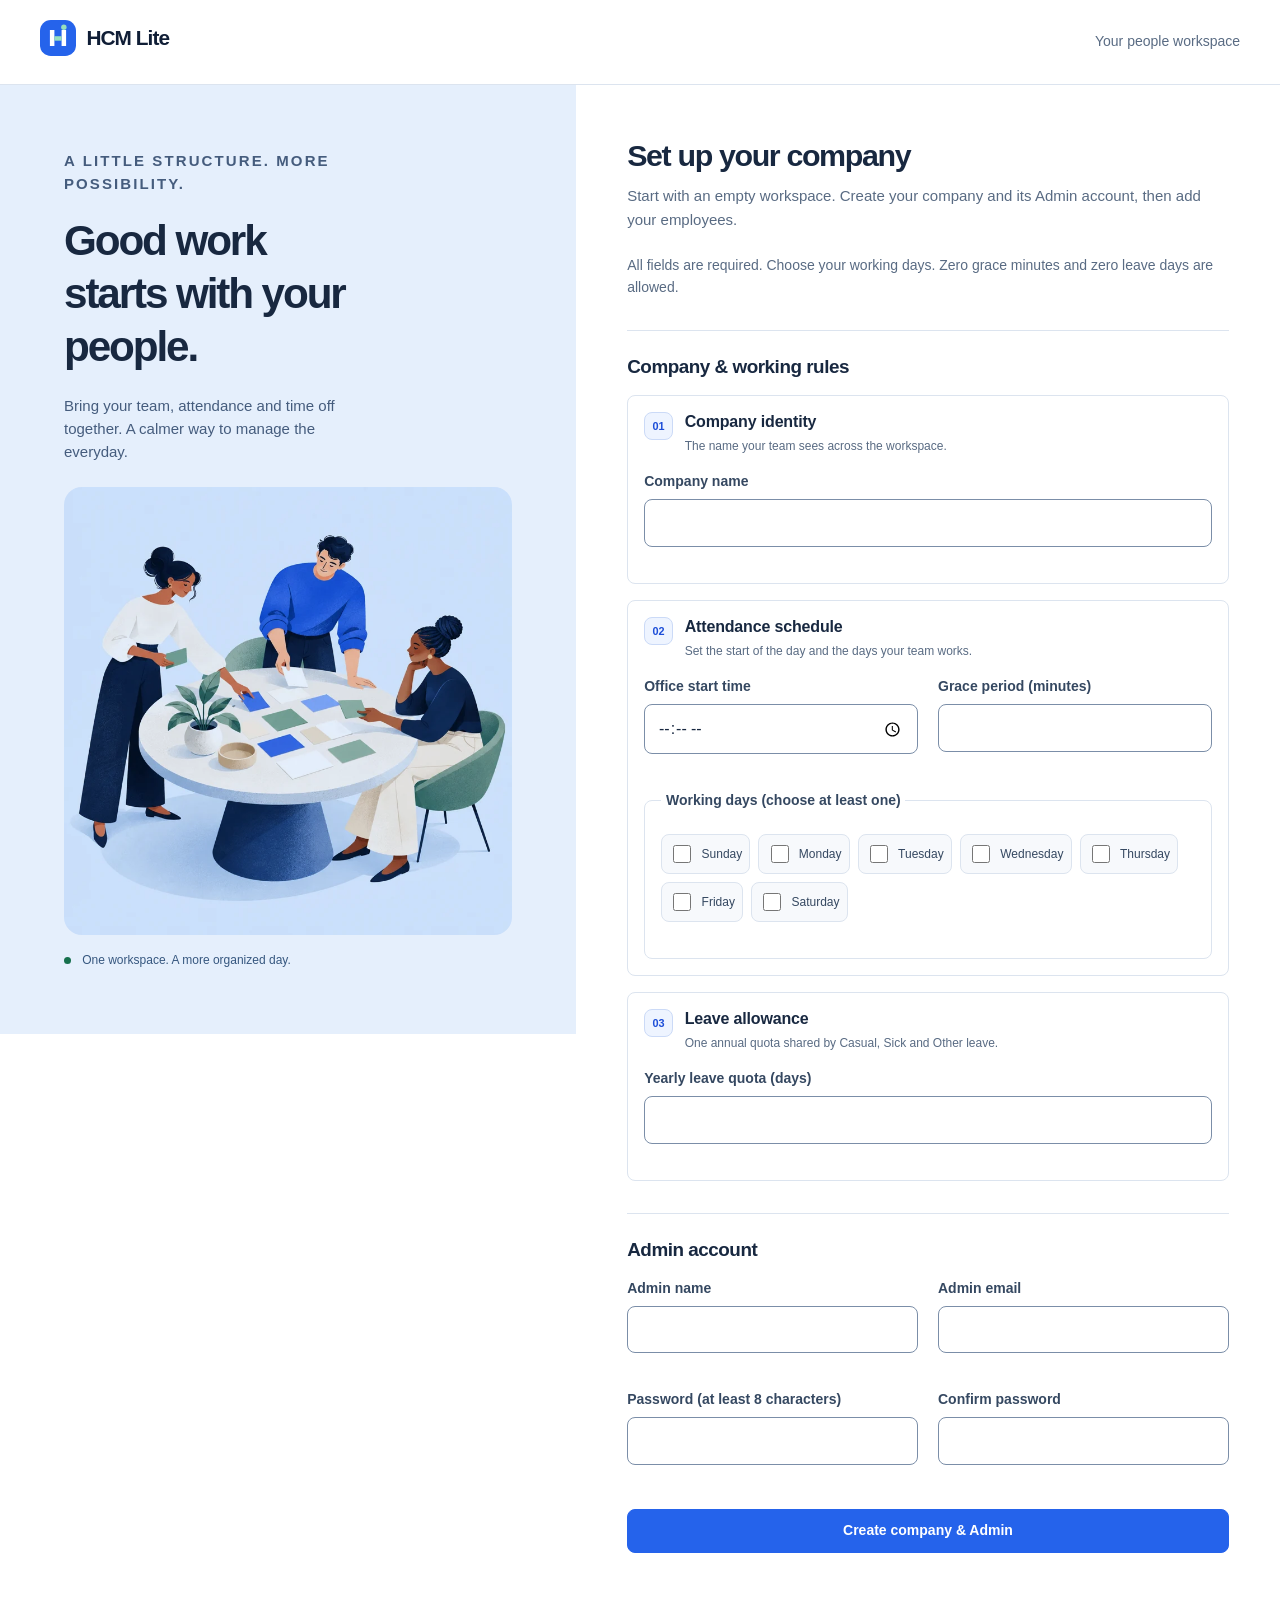
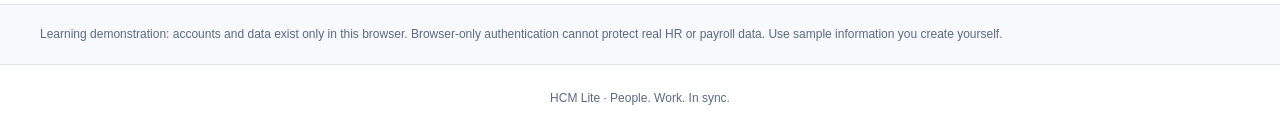
<file: index.html>
<!doctype html>
<html lang="en">
<head>
  <meta charset="utf-8"><meta name="viewport" content="width=device-width, initial-scale=1">
  <link rel="icon" type="image/svg+xml" href="assets/favicon.svg"><meta name="theme-color" content="#101e36"><title>Welcome · HCM Lite</title><link rel="stylesheet" href="css/style.css">
  <script defer src="js/storage.js"></script><script defer src="js/attendance.js"></script><script defer src="js/leaves.js"></script><script defer src="js/payroll.js"></script><script defer src="js/announcements.js"></script><script defer src="js/helper.js"></script><script defer src="js/hcm.js"></script><script defer src="js/ui.js"></script><script defer src="js/pages.js"></script>
</head>
<body data-page="index">
  <a class="skip" href="#main">Skip to content</a><header id="header"></header>
  <main id="main"><div id="fatal" class="notice error" role="alert" hidden></div><div id="content"></div></main>
  <noscript><p class="notice error">JavaScript is required for this browser-only learning app.</p></noscript>
  <footer>HCM Lite · People. Work. In sync.</footer>
</body>
</html>
</file>
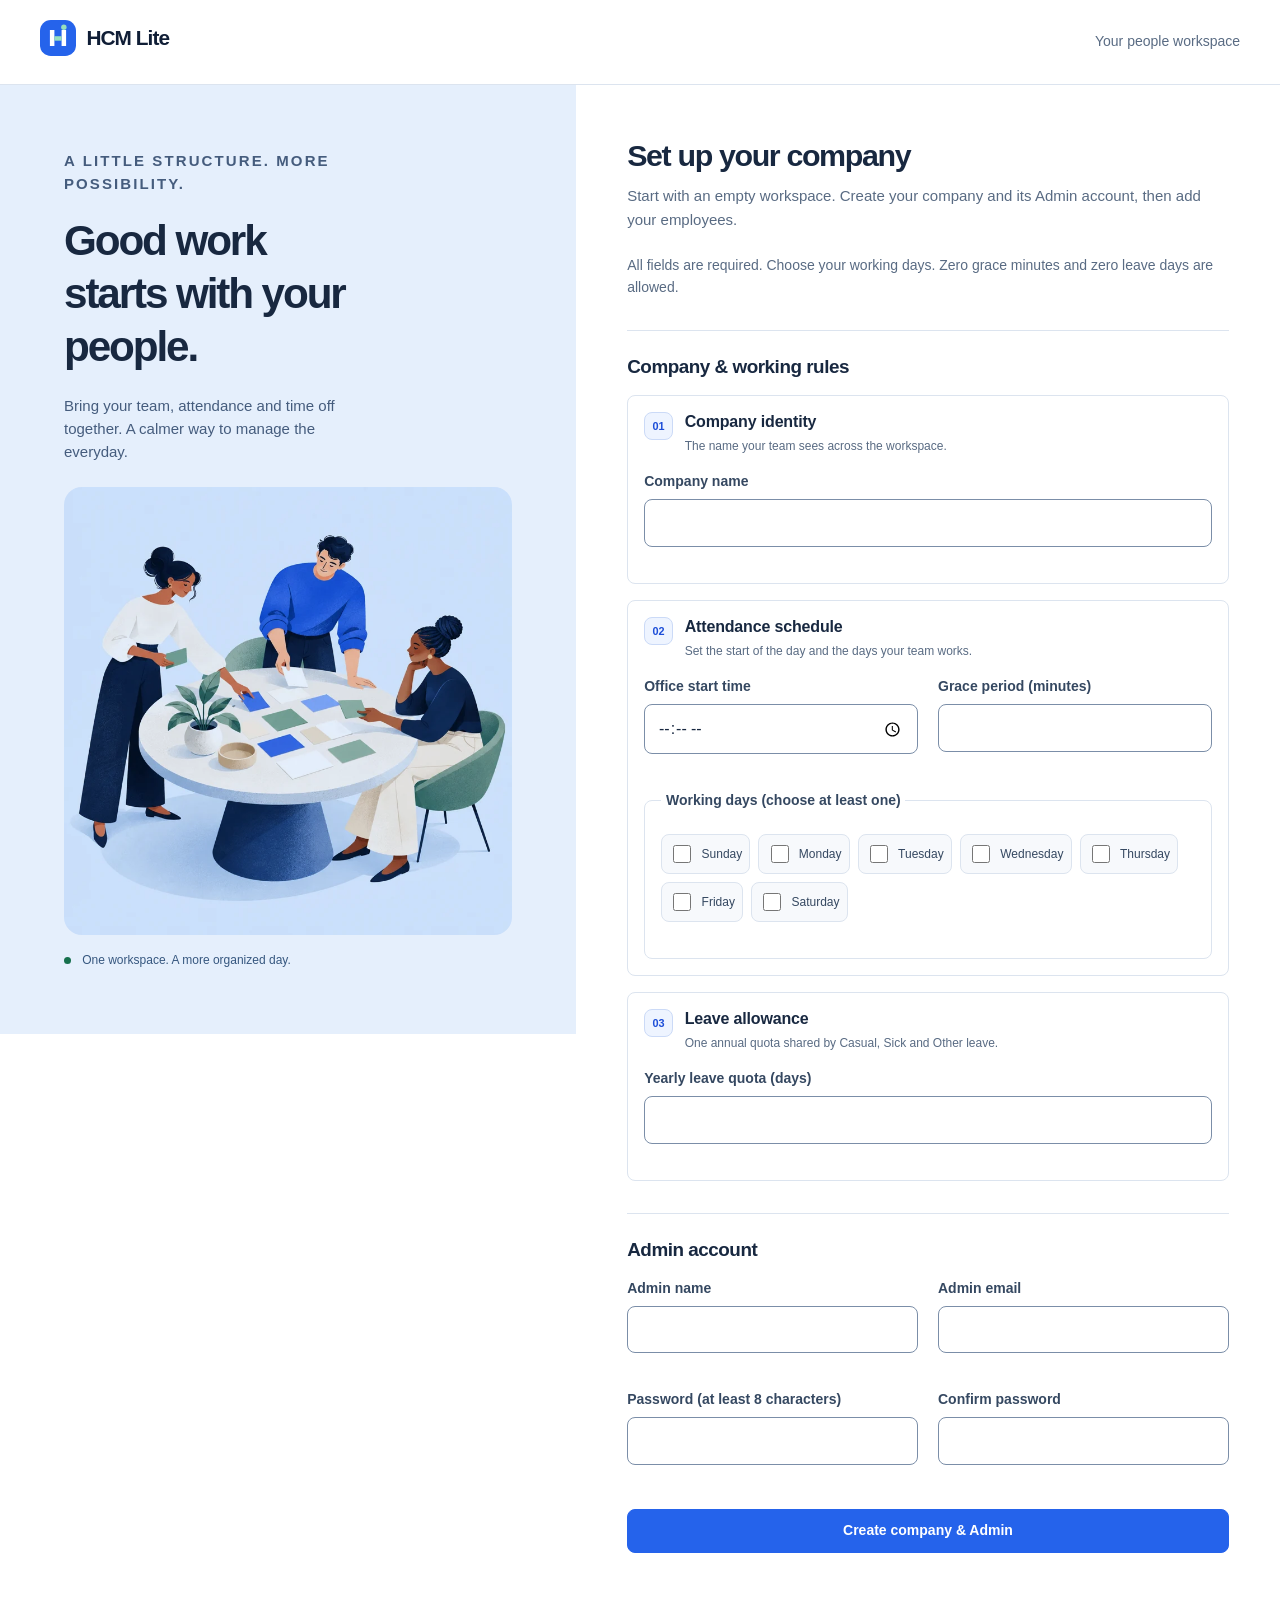
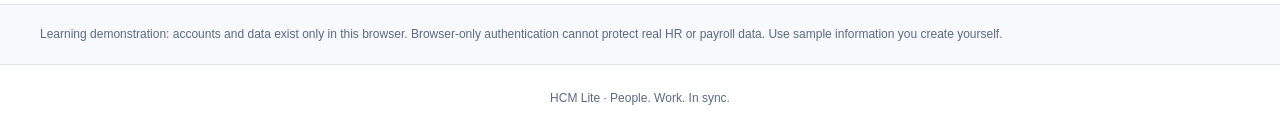
<file: pages/admin.html>
<!doctype html>
<html lang="en"><head>
  <meta charset="utf-8"><meta name="viewport" content="width=device-width, initial-scale=1">
  <link rel="icon" type="image/svg+xml" href="../assets/favicon.svg"><meta name="theme-color" content="#101e36"><title>Admin dashboard · HCM Lite</title><link rel="stylesheet" href="../css/style.css">
  <script defer src="../js/storage.js"></script><script defer src="../js/attendance.js"></script><script defer src="../js/leaves.js"></script><script defer src="../js/payroll.js"></script><script defer src="../js/announcements.js"></script><script defer src="../js/helper.js"></script><script defer src="../js/hcm.js"></script><script defer src="../js/ui.js"></script><script defer src="../js/pages.js"></script>
</head><body data-page="admin">
  <a class="skip" href="#main">Skip to content</a><header id="header"></header>
  <main id="main"><div id="fatal" class="notice error" role="alert" hidden></div><div id="content"></div></main>
  <noscript><p class="notice error">JavaScript is required. Sign-in checks run before any account data is displayed.</p></noscript>
  <footer>HCM Lite · People. Work. In sync.</footer>
</body></html>
</file>
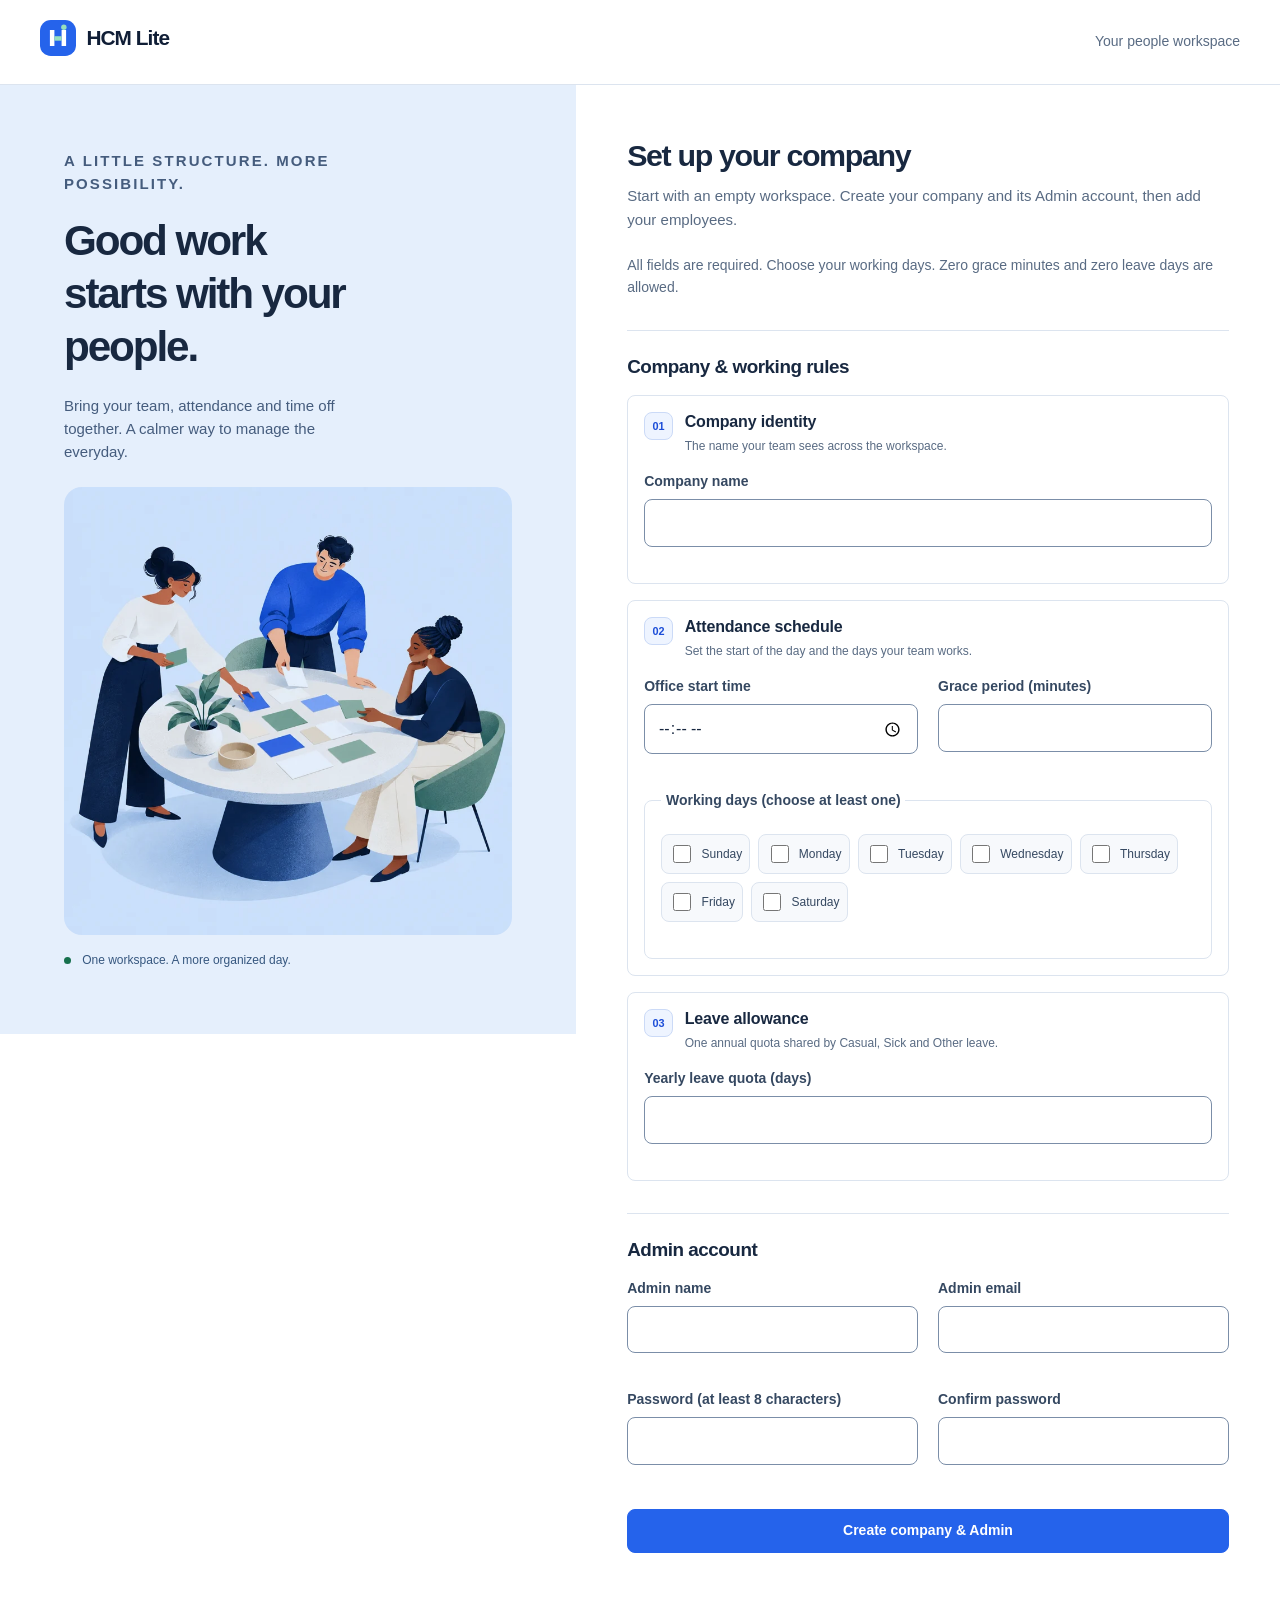
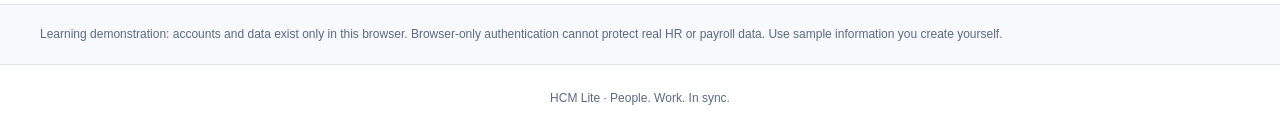
<file: pages/employee.html>
<!doctype html>
<html lang="en"><head>
  <meta charset="utf-8"><meta name="viewport" content="width=device-width, initial-scale=1">
  <link rel="icon" type="image/svg+xml" href="../assets/favicon.svg"><meta name="theme-color" content="#101e36"><title>My dashboard · HCM Lite</title><link rel="stylesheet" href="../css/style.css">
  <script defer src="../js/storage.js"></script><script defer src="../js/attendance.js"></script><script defer src="../js/leaves.js"></script><script defer src="../js/payroll.js"></script><script defer src="../js/announcements.js"></script><script defer src="../js/helper.js"></script><script defer src="../js/hcm.js"></script><script defer src="../js/ui.js"></script><script defer src="../js/pages.js"></script>
</head><body data-page="employee">
  <a class="skip" href="#main">Skip to content</a><header id="header"></header>
  <main id="main"><div id="fatal" class="notice error" role="alert" hidden></div><div id="content"></div></main>
  <noscript><p class="notice error">JavaScript is required. Sign-in checks run before any account data is displayed.</p></noscript>
  <footer>HCM Lite · People. Work. In sync.</footer>
</body></html>
</file>
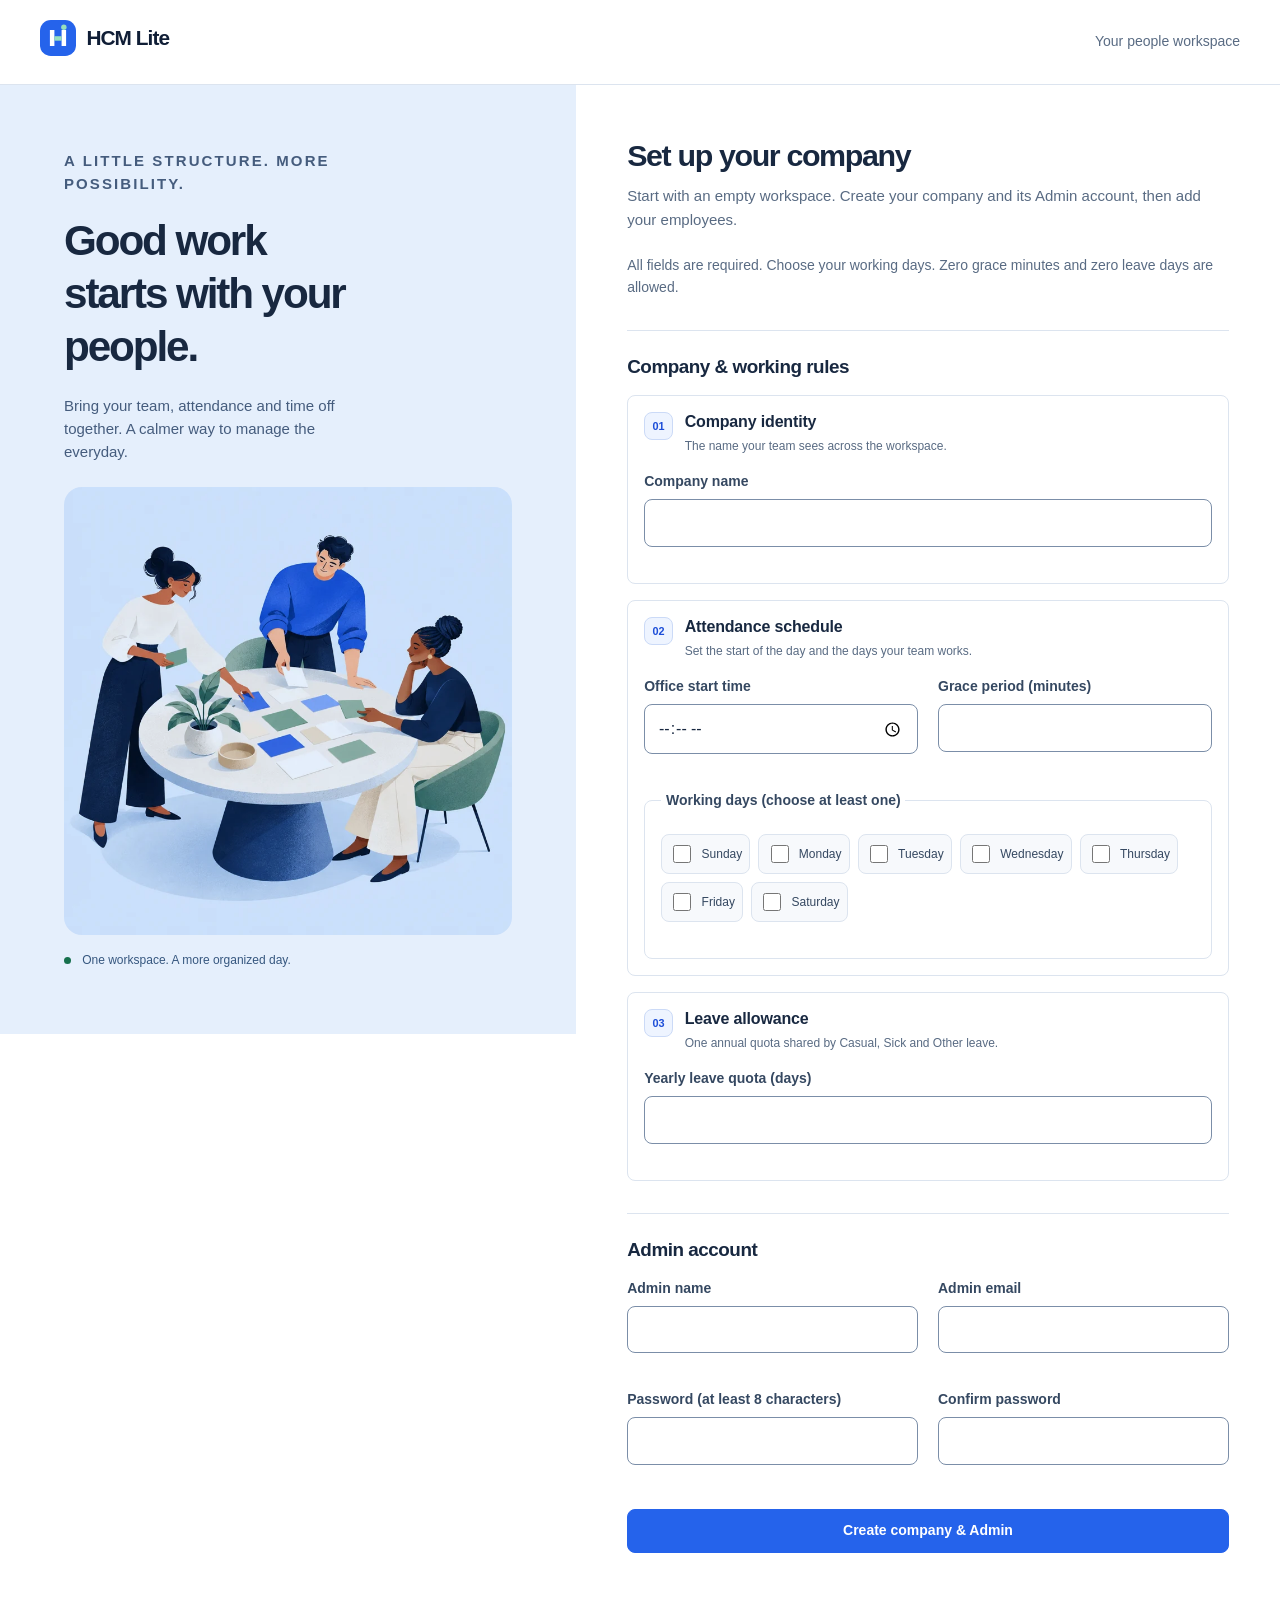
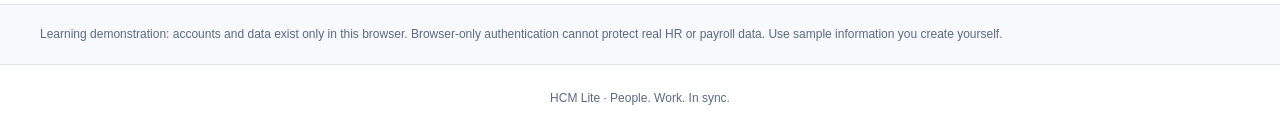
<file: pages/employees.html>
<!doctype html>
<html lang="en"><head>
  <meta charset="utf-8"><meta name="viewport" content="width=device-width, initial-scale=1">
  <link rel="icon" type="image/svg+xml" href="../assets/favicon.svg"><meta name="theme-color" content="#101e36"><title>Employees · HCM Lite</title><link rel="stylesheet" href="../css/style.css">
  <script defer src="../js/storage.js"></script><script defer src="../js/attendance.js"></script><script defer src="../js/leaves.js"></script><script defer src="../js/payroll.js"></script><script defer src="../js/announcements.js"></script><script defer src="../js/helper.js"></script><script defer src="../js/hcm.js"></script><script defer src="../js/ui.js"></script><script defer src="../js/pages.js"></script>
</head><body data-page="employees">
  <a class="skip" href="#main">Skip to content</a><header id="header"></header>
  <main id="main"><div id="fatal" class="notice error" role="alert" hidden></div><div id="content"></div></main>
  <noscript><p class="notice error">JavaScript is required. Sign-in checks run before any account data is displayed.</p></noscript>
  <footer>HCM Lite · People. Work. In sync.</footer>
</body></html>
</file>
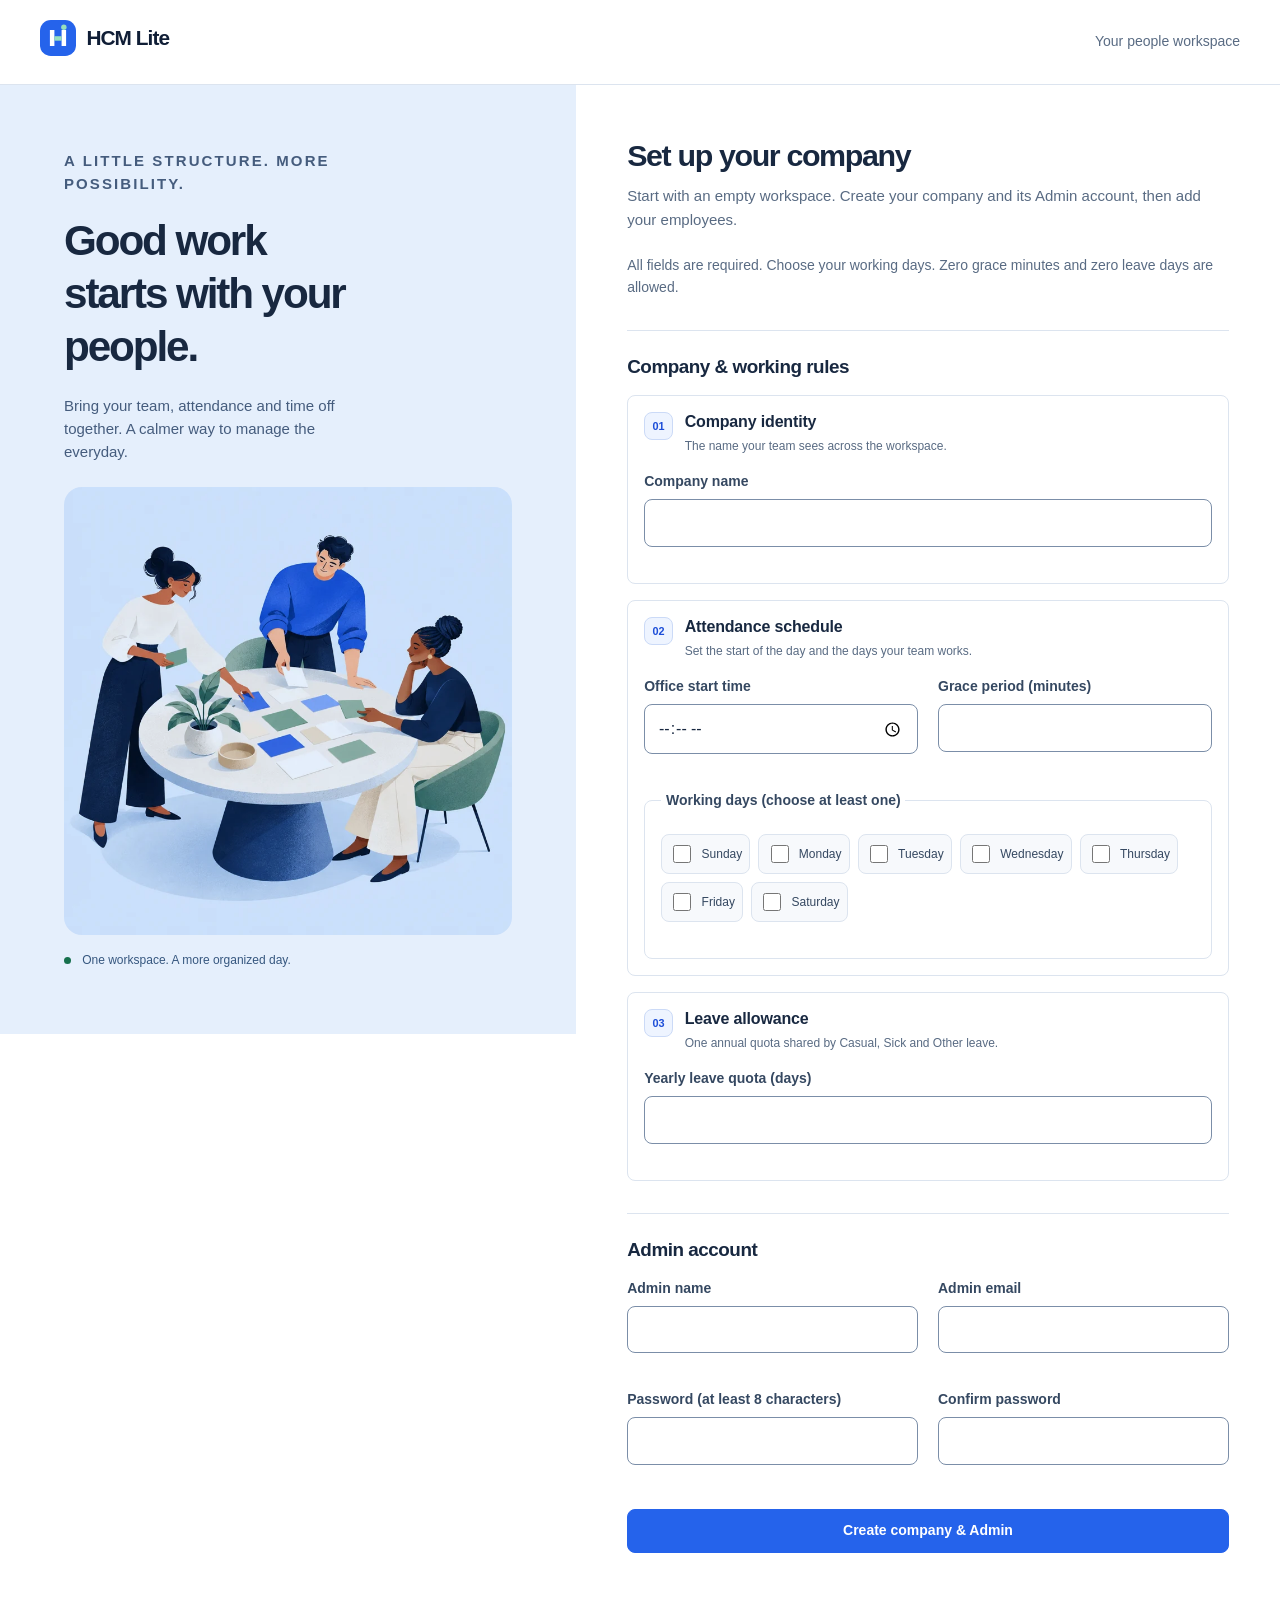
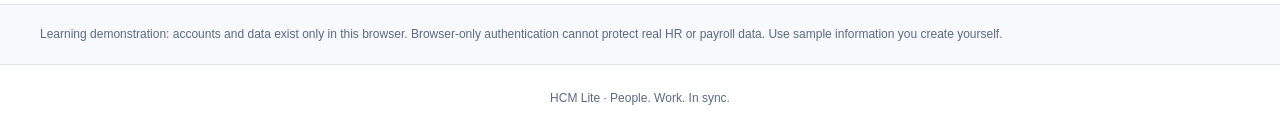
<file: pages/leaves.html>
<!doctype html>
<html lang="en"><head>
  <meta charset="utf-8"><meta name="viewport" content="width=device-width, initial-scale=1">
  <link rel="icon" type="image/svg+xml" href="../assets/favicon.svg"><meta name="theme-color" content="#101e36"><title>Leave requests · HCM Lite</title><link rel="stylesheet" href="../css/style.css">
  <script defer src="../js/storage.js"></script><script defer src="../js/attendance.js"></script><script defer src="../js/leaves.js"></script><script defer src="../js/payroll.js"></script><script defer src="../js/announcements.js"></script><script defer src="../js/helper.js"></script><script defer src="../js/hcm.js"></script><script defer src="../js/ui.js"></script><script defer src="../js/pages.js"></script>
</head><body data-page="leaves">
  <a class="skip" href="#main">Skip to content</a><header id="header"></header>
  <main id="main"><div id="fatal" class="notice error" role="alert" hidden></div><div id="content"></div></main>
  <noscript><p class="notice error">JavaScript is required. Sign-in checks run before any account data is displayed.</p></noscript>
  <footer>HCM Lite · People. Work. In sync.</footer>
</body></html>
</file>
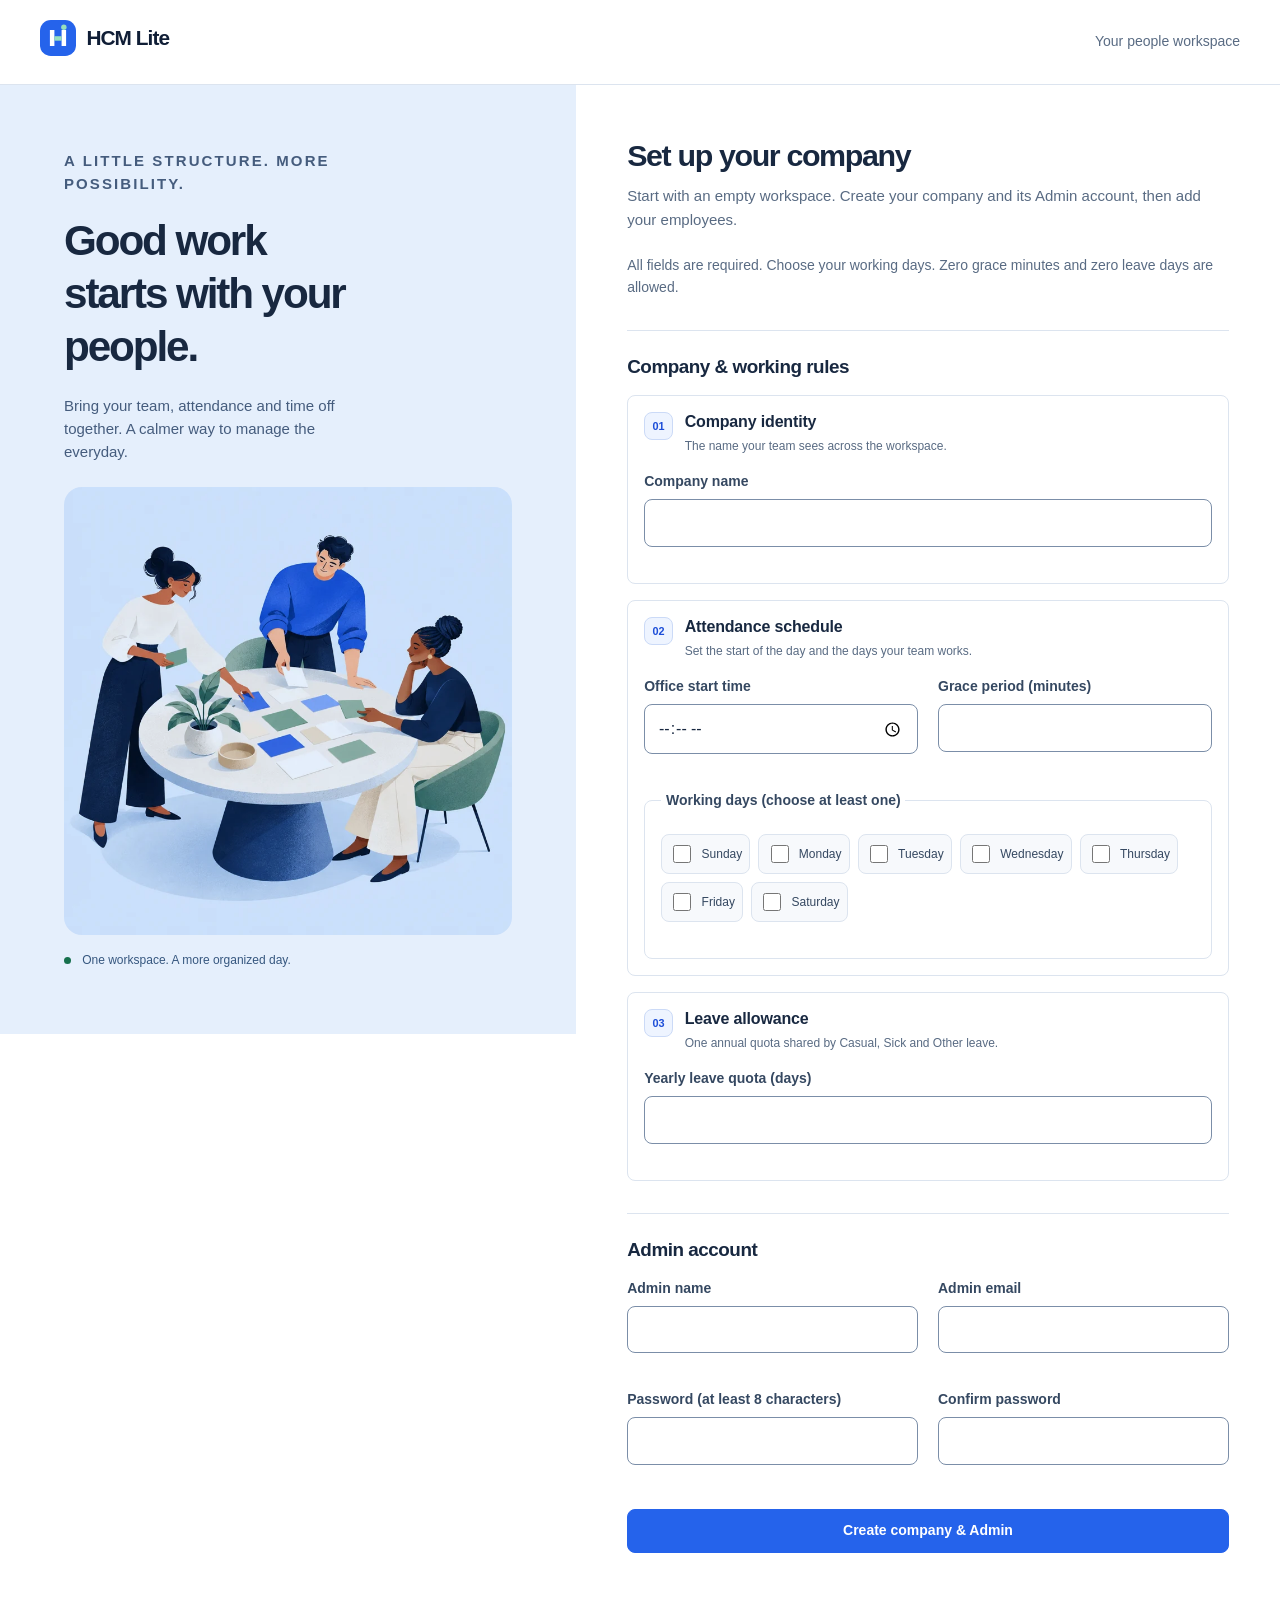
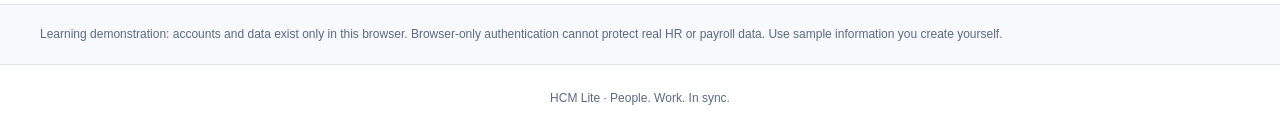
<file: pages/payslip.html>
<!doctype html>
<html lang="en"><head>
  <meta charset="utf-8"><meta name="viewport" content="width=device-width, initial-scale=1">
  <link rel="icon" type="image/svg+xml" href="../assets/favicon.svg"><meta name="theme-color" content="#101e36"><title>Payslip · HCM Lite</title><link rel="stylesheet" href="../css/style.css">
  <script defer src="../js/storage.js"></script><script defer src="../js/attendance.js"></script><script defer src="../js/leaves.js"></script><script defer src="../js/payroll.js"></script><script defer src="../js/announcements.js"></script><script defer src="../js/helper.js"></script><script defer src="../js/hcm.js"></script><script defer src="../js/ui.js"></script><script defer src="../js/pages.js"></script>
</head><body data-page="payslip">
  <a class="skip" href="#main">Skip to content</a><header id="header"></header>
  <main id="main"><div id="fatal" class="notice error" role="alert" hidden></div><div id="content"></div></main>
  <noscript><p class="notice error">JavaScript is required. Sign-in checks run before any account data is displayed.</p></noscript>
  <footer>HCM Lite · People. Work. In sync.</footer>
</body></html>
</file>
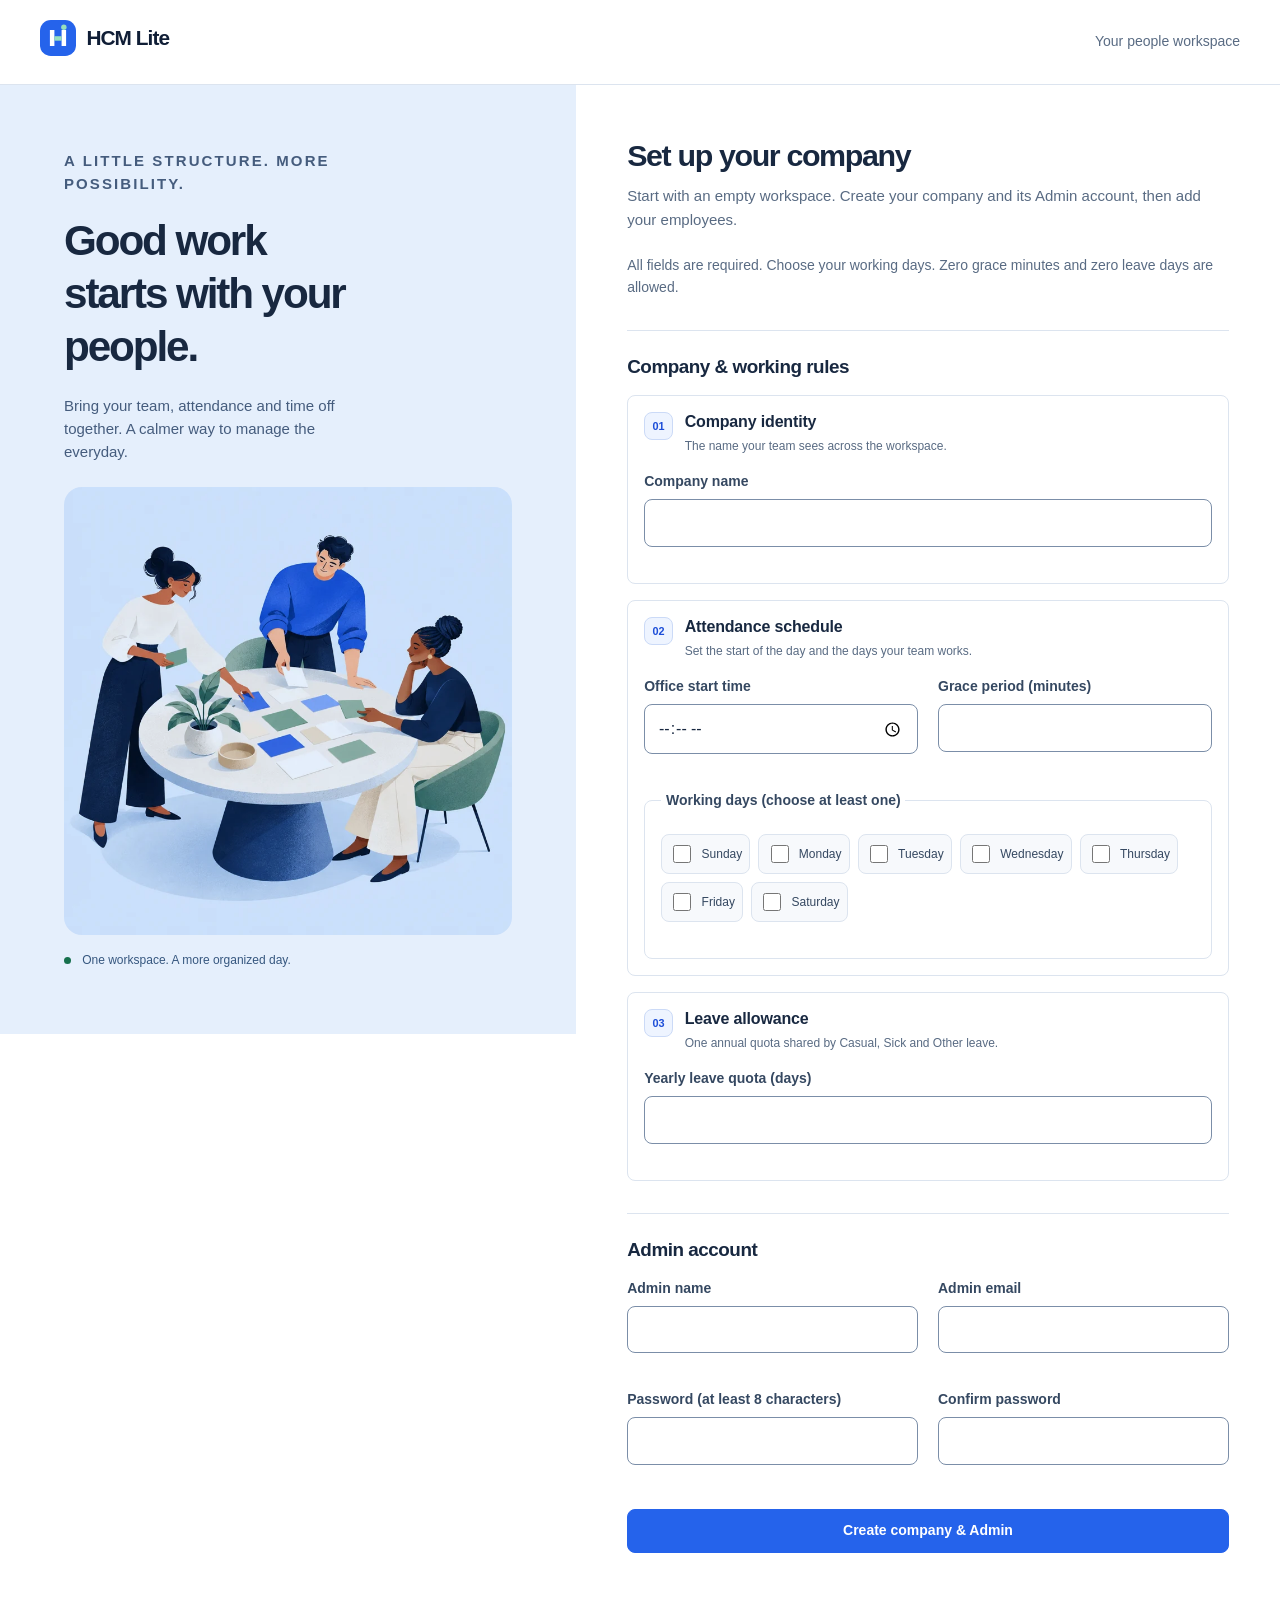
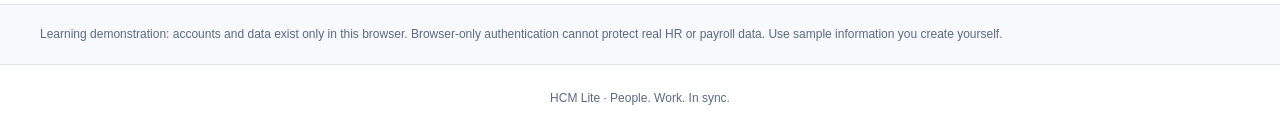
<file: pages/settings.html>
<!doctype html>
<html lang="en"><head>
  <meta charset="utf-8"><meta name="viewport" content="width=device-width, initial-scale=1">
  <link rel="icon" type="image/svg+xml" href="../assets/favicon.svg"><meta name="theme-color" content="#101e36"><title>Company settings · HCM Lite</title><link rel="stylesheet" href="../css/style.css">
  <script defer src="../js/storage.js"></script><script defer src="../js/attendance.js"></script><script defer src="../js/leaves.js"></script><script defer src="../js/payroll.js"></script><script defer src="../js/announcements.js"></script><script defer src="../js/helper.js"></script><script defer src="../js/hcm.js"></script><script defer src="../js/ui.js"></script><script defer src="../js/pages.js"></script>
</head><body data-page="settings">
  <a class="skip" href="#main">Skip to content</a><header id="header"></header>
  <main id="main"><div id="fatal" class="notice error" role="alert" hidden></div><div id="content"></div></main>
  <noscript><p class="notice error">JavaScript is required. Sign-in checks run before any account data is displayed.</p></noscript>
  <footer>HCM Lite · People. Work. In sync.</footer>
</body></html>
</file>
<file: css/style.css>
/* HCM Lite / In sync. Local system fonts; no UI dependency. */
:root {
  color-scheme: light;
  --navy: #101e36; --navy-soft: #1c2e4c; --blue: #2563eb; --blue-hover: #1d4ed8;
  --green: #16704d; --ink: #182840; --muted: #596b83; --canvas: #f2f5fa;
  --surface: #fff; --subtle: #f7f9fc; --line: #dce4ef; --input-line: #7b8ea8;
  --blue-tint: #eef4ff; --green-tint: #eaf7f0; --amber: #85520d; --amber-tint: #fff6e4;
  --red: #aa303a; --red-tint: #fff0f1; --focus: #2563eb;
  --font: "Segoe UI", -apple-system, BlinkMacSystemFont, "Helvetica Neue", Arial, sans-serif;
  --text-xs: .75rem; --text-sm: .875rem; --text-md: .9375rem; --text-lg: 1.125rem;
  --space-1: .25rem; --space-2: .5rem; --space-3: .75rem; --space-4: 1rem;
  --space-5: 1.25rem; --space-6: 1.5rem; --space-8: 2rem; --space-10: 2.5rem;
  --radius-sm: 8px; --radius-md: 12px; --radius-lg: 18px; --radius-pill: 999px;
  --shadow-sm: 0 2px 4px #101e3604, 0 7px 24px #101e3604; --shadow-lg: 0 16px 50px #101e360b;
  --sidebar: 232px; --layer-nav: 20; --layer-skip: 40;
  --fast: 150ms; --normal: 240ms; --ease: cubic-bezier(.2,.7,.2,1);
  /* Native animation timings in milliseconds, read by ui.js. */
  --motion-enter: 340; --motion-artwork: 700; --motion-feedback: 160; --motion-stagger: 35; --motion-stagger-cap: 105;
  font-family: var(--font); font-size: 16px; line-height: 1.55; color: var(--ink); background: var(--canvas);
}
* { box-sizing: border-box; }
body { margin: 0; }
a { color: var(--blue-hover); text-underline-offset: .22em; }
a:hover { color: var(--blue); }
button, input, select, textarea { font: inherit; }
button, .button { display: inline-flex; align-items: center; justify-content: center; gap: var(--space-2); min-height: 44px; border: 1px solid var(--blue); border-radius: var(--radius-sm); background: var(--blue); color: white; padding: .65rem 1.05rem; cursor: pointer; text-decoration: none; font-size: var(--text-sm); font-weight: 650; line-height: 1.4; transition: background var(--fast), box-shadow var(--fast), transform var(--fast); }
button:hover, .button:hover { background: var(--blue-hover); border-color: var(--blue-hover); color: white; box-shadow: 0 3px 9px #2563eb20; }
button:active, .button:active { transform: translateY(1px); }
button.secondary, .button.secondary { background: var(--surface); color: var(--ink); border-color: var(--line); box-shadow: var(--shadow-sm); }
button.secondary:hover, .button.secondary:hover { background: var(--blue-tint); border-color: #a6bdec; }
button.danger { color: var(--red); background: white; border-color: #e6bcc0; }
button.danger:hover { background: var(--red-tint); }
button:disabled { opacity: .5; cursor: not-allowed; box-shadow: none; transform: none; }
:focus-visible { outline: 3px solid var(--focus); outline-offset: 3px; }
[hidden] { display: none !important; }
.icon { width: 20px; height: 20px; flex: 0 0 auto; fill: none; stroke: currentColor; stroke-width: 1.7; stroke-linecap: round; stroke-linejoin: round; }
#header { color: white; background: var(--navy); }
.header-inner { padding: var(--space-8) var(--space-5); }
.brand { display: inline-flex; align-items: center; gap: .65rem; color: white; font-size: 1.3rem; letter-spacing: -.045em; font-weight: 750; text-decoration: none; }
.brand:hover { color: white; }
.brand img { flex: none; }
.company-label { margin-top: 1rem; font-size: var(--text-sm); color: #bdcbe0; overflow-wrap: anywhere; }
.nav-label { margin: 2.5rem .75rem .75rem; color: #a2b5d1; font-size: .65rem; letter-spacing: .13em; font-weight: 700; }
nav { display: grid; gap: .4rem; }
nav a { display: flex; align-items: center; gap: .8rem; padding: .8rem .9rem; border-radius: var(--radius-sm); text-decoration: none; color: #c8d5e8; font-size: var(--text-sm); transition: background var(--fast), color var(--fast), transform var(--fast); }
nav a:hover { background: var(--navy-soft); color: white; transform: translateX(2px); }
nav a[aria-current="page"] { background: var(--blue); color: white; font-weight: 650; box-shadow: 0 4px 12px #0002; }
.authenticated #header { position: fixed; inset: 0 auto 0 0; width: var(--sidebar); display: flex; flex-direction: column; overflow-y: auto; z-index: var(--layer-nav); }
.account-bar { margin-top: auto; padding: var(--space-5); border-top: 1px solid #ffffff18; display: grid; gap: .6rem; }
.account-name { font-size: var(--text-sm); overflow-wrap: anywhere; padding-bottom: .5rem; color: #d8e2f1; }
.account-bar button.secondary { width: 100%; min-height: 38px; font-size: var(--text-xs); background: #ffffff07; color: #e1e9f6; border-color: #ffffff26; box-shadow: none; }
.account-bar button:hover { background: #ffffff15; }
.menu-toggle { display: none; }
main { max-width: 1550px; margin: 0 auto; padding: var(--space-8) var(--space-10) 3rem; min-height: 80vh; }
.authenticated main { margin-left: var(--sidebar); }
.workspace-line { display: flex; justify-content: space-between; gap: 1rem; color: var(--muted); font-size: var(--text-xs); padding-bottom: var(--space-5); margin-bottom: var(--space-8); border-bottom: 1px solid var(--line); }
.workspace-line span:first-child { color: var(--ink); font-weight: 600; }
.page-heading { margin-bottom: var(--space-8); overflow-wrap: anywhere; }
.eyebrow { color: var(--blue-hover); font-size: .68rem; font-weight: 750; text-transform: uppercase; letter-spacing: .14em; margin-bottom: var(--space-2); }
h1, h2, h3 { line-height: 1.25; color: var(--ink); }
h1 { font-size: clamp(1.7rem, 2.5vw, 2.25rem); letter-spacing: -.045em; margin: 0 0 .65rem; font-weight: 750; }
h2 { font-size: 1.18rem; letter-spacing: -.025em; margin: 0 0 1rem; font-weight: 700; }
h3 { font-size: 1rem; letter-spacing: -.01em; margin: 1.5rem 0 1rem; }
p { margin-top: 0; }
.intro { font-size: var(--text-md); color: var(--muted); max-width: 80ch; margin: 0; }
.card { background: var(--surface); border: 1px solid var(--line); border-radius: var(--radius-md); padding: var(--space-6); margin-bottom: var(--space-6); min-width: 0; box-shadow: var(--shadow-sm); }
.card > h2 { display: flex; align-items: center; gap: .65rem; }
.section-icon { display: inline-flex; background: var(--blue-tint); color: var(--blue); padding: .5rem; border-radius: var(--radius-sm); }
.grid { display: grid; grid-template-columns: repeat(2, minmax(0, 1fr)); gap: var(--space-4) var(--space-5); }
.full { grid-column: 1 / -1; }
.field { min-width: 0; }
label, legend { display: block; font-size: var(--text-sm); font-weight: 600; margin-bottom: .4rem; color: #354861; }
input:not([type="checkbox"]), select, textarea { width: 100%; padding: .65rem .8rem; min-height: 44px; border: 1px solid var(--input-line); border-radius: var(--radius-sm); color: var(--ink); background: white; transition: border-color var(--fast), box-shadow var(--fast); }
input::placeholder, textarea::placeholder { color: #5e7189; }
input:focus, select:focus, textarea:focus { border-color: var(--blue); }
input[aria-invalid="true"], select[aria-invalid="true"], textarea[aria-invalid="true"] { border-color: var(--red); background: #fffbfb; }
textarea { resize: vertical; }
fieldset { border: 1px solid var(--line); border-radius: var(--radius-sm); margin: 0; padding: var(--space-4); min-width: 0; }
legend { padding: 0 .3rem; }
.days { display: flex; flex-wrap: wrap; gap: .5rem; }
.days label { display: flex; align-items: center; gap: .45rem; font-weight: 500; margin: 0; min-height: 40px; padding: .4rem .65rem; border: 1px solid var(--line); border-radius: var(--radius-sm); background: var(--subtle); cursor: pointer; }
.days label:has(:checked) { color: var(--blue-hover); background: var(--blue-tint); border-color: #a5bdf0; }
input[type="checkbox"] { width: 18px; height: 18px; accent-color: var(--blue); }
.field-error { display: block; color: var(--red); font-size: var(--text-xs); min-height: 1.4em; margin-top: .2rem; }
.help, .muted { color: var(--muted); font-size: var(--text-sm); }
.actions { display: flex; align-items: center; flex-wrap: wrap; gap: .65rem; margin-top: .75rem; }
.notice { padding: .9rem 1rem; border: 1px solid var(--line); border-radius: var(--radius-sm); margin-bottom: var(--space-4); overflow-wrap: anywhere; font-size: var(--text-sm); }
.notice.error { background: var(--red-tint); color: #8e2731; border-color: #e6b3b9; border-left: 3px solid var(--red); }
.notice.success { background: var(--green-tint); color: #135c40; border-color: #b2d9c4; border-left: 3px solid var(--green); }
.notice.info { background: var(--blue-tint); color: #314e7a; border-color: #cfdef8; }
.empty { padding: var(--space-6); border: 1px dashed #c2cede; border-radius: var(--radius-sm); background: var(--subtle); text-align: center; color: var(--muted); font-size: var(--text-sm); }
.empty::before { content: ''; display: block; width: 92px; height: 80px; margin: 0 auto 1rem; background: url('../assets/empty-work.webp') center / cover no-repeat; border-radius: var(--radius-md); }
.empty p:last-child { margin-bottom: 0; }
.toolbar { display: grid; grid-template-columns: 2fr 1fr; gap: var(--space-4); align-items: end; margin-bottom: var(--space-4); padding: var(--space-4); border-radius: var(--radius-sm); background: var(--subtle); }
.table-wrap { max-width: 100%; overflow: auto; max-height: 540px; border: 1px solid var(--line); border-radius: var(--radius-sm); scrollbar-color: #b7c7de var(--subtle); }
.table-wrap table { min-width: 740px; }
table { width: 100%; border-collapse: collapse; font-size: var(--text-sm); }
caption { text-align: left; padding: .7rem 1rem; color: var(--muted); font-size: var(--text-xs); background: white; }
th, td { text-align: left; padding: .9rem 1rem; border-bottom: 1px solid var(--line); vertical-align: top; }
th { background: var(--subtle); color: #4b5d75; font-size: var(--text-xs); font-weight: 650; }
.table-wrap thead th { position: sticky; top: 0; z-index: 1; }
td { overflow-wrap: anywhere; max-width: 240px; }
.date-cell { white-space: nowrap; }
tbody tr:last-child td { border-bottom: 0; }
tbody tr:hover { background: #f8faff; }
td strong { color: var(--ink); font-weight: 650; }
td .muted { font-size: var(--text-xs); margin-top: .25rem; }
td .actions { margin: 0; flex-wrap: nowrap; }
td button { padding: .4rem .7rem; min-height: 36px; font-size: var(--text-xs); }
#leave-history table { min-width: 1060px; }
.leave-actions { min-width: 100px; white-space: nowrap; }
.badge, .tag { display: inline-flex; align-items: center; padding: .25rem .6rem; border-radius: var(--radius-pill); color: #365582; background: var(--blue-tint); font-size: .72rem; font-weight: 650; white-space: nowrap; }
.badge::before { content: ''; width: 5px; height: 5px; background: currentColor; border-radius: 50%; margin-right: .4rem; }
.badge[data-tone="positive"] { background: var(--green-tint); color: #146244; }
.badge[data-tone="warning"] { background: var(--amber-tint); color: var(--amber); }
.badge[data-tone="negative"] { background: var(--red-tint); color: #9c303b; }
.section-head { display: flex; align-items: baseline; justify-content: space-between; gap: 1rem; flex-wrap: wrap; }
dl { display: grid; grid-template-columns: minmax(100px, 1fr) 2fr; gap: .5rem 1rem; font-size: var(--text-sm); }
dt { color: var(--muted); font-weight: 500; }
dd { margin: 0; overflow-wrap: anywhere; font-weight: 600; }
details > summary { cursor: pointer; font-weight: 600; font-size: var(--text-sm); color: #3f5471; padding: .4rem 0; }
details[open] > summary { margin-bottom: 1rem; }
details p { font-size: var(--text-sm); color: var(--muted); }
#password-panel { grid-column: 1 / -1; box-shadow: none; background: #ffffff80; }
footer { text-align: center; padding: var(--space-6); color: var(--muted); font-size: var(--text-xs); border-top: 1px solid var(--line); }
.authenticated footer { margin-left: var(--sidebar); }
.skip { position: fixed; top: -100px; left: 1rem; background: white; padding: .7rem 1rem; border-radius: var(--radius-sm); z-index: var(--layer-skip); }
.skip:focus { top: .5rem; }
/* Workspace pages */
body:is([data-page="admin"], [data-page="employee"]) #content { display: grid; grid-template-columns: repeat(2, minmax(0, 1fr)); gap: var(--space-6); }
body:is([data-page="admin"], [data-page="employee"]) #content > * { margin-bottom: 0; grid-column: 1 / -1; }
body:is([data-page="admin"], [data-page="employee"]) #content > :is(.workspace-card, .leave-overview-card, #announcements-section, #helper-section) { grid-column: auto; }
.dashboard-metrics { display: grid; grid-template-columns: repeat(4, minmax(0, 1fr)); gap: var(--space-4); }
.metric-card { background: white; padding: var(--space-5); border: 1px solid var(--line); border-radius: var(--radius-md); box-shadow: var(--shadow-sm); min-width: 0; }
.metric-label { display: flex; justify-content: space-between; gap: .4rem; color: var(--muted); font-size: var(--text-xs); font-weight: 600; }
.metric-label .icon { color: var(--blue); width: 18px; height: 18px; }
.metric-value { display: block; margin: .8rem 0 .3rem; font-size: clamp(1.5rem, 2.6vw, 2rem); line-height: 1.15; letter-spacing: -.05em; font-weight: 750; font-variant-numeric: tabular-nums; overflow-wrap: anywhere; }
.metric-detail { display: block; font-size: .7rem; color: var(--muted); }
.workspace-card { background: linear-gradient(115deg, var(--navy), #233d65); color: #d1e0f5; border-color: transparent; }
.workspace-card h2 { color: white; }
.workspace-card p { font-size: var(--text-sm); max-width: 50ch; }
.workspace-card .button.secondary { background: #ffffff0c; color: white; border-color: #ffffff40; }
.leave-overview-card { border-top: 3px solid #6aa78d; }
#leave-overview { color: var(--muted); font-size: var(--text-sm); }
.attendance-policy { margin: var(--space-4) 0; padding-bottom: var(--space-4); border-bottom: 1px solid var(--line); }
#attendance-overview { background: var(--subtle); border-color: var(--line); color: var(--muted); }
#attendance-overview p { margin: 0 0 .4rem; }
#attendance-overview small { font-size: .73rem; }
#attendance-current { border-left: 4px solid var(--green); background: var(--green-tint); color: #1d563e; padding: 1.15rem; font-size: var(--text-md); font-weight: 600; }
#attendance-current + .actions { margin-bottom: var(--space-4); }
#attendance-current + .actions button { min-width: 128px; }
#attendance-filters .grid { grid-template-columns: repeat(3, minmax(0, 1fr)); }
#attendance-filters .full { grid-column: auto; }
#attendance-range-summary, #leave-count { font-size: var(--text-xs); color: var(--muted); margin-top: 1rem; }
.profile-card { border-left: 3px solid var(--blue); }
.profile-card dl { margin-bottom: 0; }
.field-group { padding: var(--space-5); border: 1px solid var(--line); border-radius: var(--radius-sm); }
.group-label { display: flex; align-items: flex-start; gap: .75rem; margin-bottom: 1.2rem; }
.group-label h3 { margin: 0 0 .3rem; }
.group-label p { margin: 0; }
.step { border: 1px solid #cbdaf7; background: var(--blue-tint); color: var(--blue-hover); font-size: .68rem; font-weight: 750; border-radius: var(--radius-sm); padding: .3rem .45rem; }
#leave-review { border: 1px solid #b3c9ef; border-top: 4px solid var(--blue); background: #f8faff; border-radius: var(--radius-md); padding: var(--space-5); margin: 1.5rem 0; }
#leave-review h3 { margin-top: 0; overflow-wrap: anywhere; }
#leave-balance { margin-top: 1rem; border-left: 3px solid var(--green); }
hr { border: 0; border-top: 1px solid var(--line); margin: var(--space-6) 0; }
.announcement { border: 1px solid var(--line); background: var(--subtle); border-radius: var(--radius-sm); padding: var(--space-4); margin-top: var(--space-4); overflow-wrap: anywhere; }
.announcement h3 { margin: 0 0 .6rem; }
.announcement .help { font-size: var(--text-xs); }
.announcement-body { white-space: pre-wrap; margin-bottom: 0; font-size: var(--text-sm); }
#announcements-refresh { min-height: 36px; font-size: var(--text-xs); }
#helper-section { background: linear-gradient(160deg, #fff 35%, #f2f6ff); }
#helper-suggestions { gap: .5rem; margin-bottom: 1rem; }
#helper-suggestions button { white-space: normal; overflow-wrap: anywhere; max-width: 100%; border-radius: var(--radius-pill); min-height: 36px; font-size: var(--text-xs); text-align: left; padding: .5rem .8rem; justify-content: flex-start; }
#helper-history { max-height: 26rem; overflow-y: auto; margin-top: 1rem; padding: 2px; }
.helper-entry { overflow-wrap: anywhere; margin-top: .8rem; font-size: var(--text-sm); }
.helper-entry p { white-space: pre-wrap; padding: .8rem 1rem; border-radius: var(--radius-sm); border: 1px solid var(--line); background: white; }
.helper-entry p:first-child { background: var(--blue-tint); border-color: #d2dffc; margin-left: 1.5rem; color: #22467a; }
/* Authentication */
body[data-page="index"] { background: #fff; }
body[data-page="index"] #header { background: white; color: var(--ink); border-bottom: 1px solid var(--line); }
body[data-page="index"] .header-inner { display: flex; align-items: center; justify-content: space-between; max-width: 1440px; margin: auto; padding: 1.25rem 2.5rem; }
body[data-page="index"] .brand { color: var(--navy); }
body[data-page="index"] .company-label { display: none; }
.auth-header-label { color: var(--muted); font-size: var(--text-sm); }
body[data-page="index"] main { max-width: 1440px; padding: 0; }
body[data-page="index"] #content { display: grid; grid-template-columns: minmax(0, .9fr) minmax(0, 1.1fr); align-items: start; }
.auth-story { background: #e5effc; padding: clamp(2rem, 5vw, 4.5rem); position: sticky; top: 0; min-height: 730px; overflow: hidden; }
.auth-story h2 { font-size: clamp(2rem, 3.3vw, 3.1rem); letter-spacing: -.05em; max-width: 12ch; margin: 1.25rem 0; }
.auth-story p { max-width: 38ch; color: #455c7d; font-size: var(--text-md); }
.auth-art { width: 100%; height: auto; aspect-ratio: 1; display: block; border-radius: var(--radius-lg); margin: 1.5rem auto 0; mix-blend-mode: multiply; }
.story-bottom { display: flex; gap: .7rem; align-items: center; margin-top: 1rem; color: #36577f; font-size: var(--text-xs); }
.story-bottom::before { content: ''; height: 7px; width: 7px; background: var(--green); border-radius: 50%; }
.auth-card { padding: clamp(1.5rem, 4vw, 3.5rem); border: 0; box-shadow: none; margin: 0; border-radius: 0; width: 100%; }
.auth-card h1 { font-size: 1.9rem; }
.auth-card .intro { margin-bottom: 1.5rem; }
.auth-card form > h2 { margin-top: 2rem; padding-top: 1.5rem; border-top: 1px solid var(--line); }
.auth-card .field-group { padding: 1rem; }
.auth-card .group-label { margin-bottom: 1rem; }
.auth-card .group-label .help { font-size: var(--text-xs); }
.auth-card .days label { font-size: .75rem; padding: .35rem .45rem; }
.auth-card form > .actions { margin-top: 1.5rem; }
.auth-card form > .actions button { width: 100%; }
.login-card { align-self: center; max-width: 540px; margin: auto; padding-top: 4rem; padding-bottom: 4rem; }
.login-card .grid { grid-template-columns: 1fr; gap: .75rem; }
.login-card > .help { margin-top: 1.5rem; }
.auth-note { grid-column: 1 / -1; margin: 0; border: 0; border-top: 1px solid var(--line); border-radius: 0; background: var(--subtle); padding: 1.25rem 2.5rem; color: var(--muted); font-size: var(--text-xs); }
/* Financial document: amounts never animate. */
.payroll-controls .grid { grid-template-columns: repeat(3, minmax(0, 1fr)); }
.payroll-controls > .help { margin-top: 1.25rem; margin-bottom: 0; }
.payslip { max-width: 920px; padding: 2.5rem; margin: 0 auto 1.5rem; border-top: 5px solid var(--navy); box-shadow: var(--shadow-lg); overflow-wrap: anywhere; }
.payslip > h2 { font-size: 1.45rem; }
.payslip > h3 { margin-top: .6rem; font-size: var(--text-sm); font-weight: 500; color: var(--muted); }
.payslip dl { padding: 1rem 0; border-block: 1px solid var(--line); margin-bottom: 1.5rem; }
.payslip .notice { border-left: 3px solid #b6812b; background: var(--amber-tint); color: #694719; border-color: #ead5ad; }
.payroll-breakdown { table-layout: fixed; margin: 1rem 0; }
.payroll-breakdown caption { padding-left: 0; color: var(--ink); font-weight: 650; font-size: var(--text-sm); }
.payroll-breakdown th { font-weight: 500; font-size: var(--text-sm); }
.payroll-breakdown thead th:first-child { width: 64%; }
.payroll-breakdown td { text-align: right; font-variant-numeric: tabular-nums; max-width: none; }
.payroll-breakdown tbody th { background: white; }
.payroll-breakdown tr:last-child :is(th,td) { font-weight: 750; color: var(--blue-hover); background: var(--blue-tint); font-size: 1.1rem; }
@media (max-width: 1200px) { :root { --sidebar: 208px; } main { padding: var(--space-6); } .dashboard-metrics { gap: .75rem; } .metric-card { padding: 1rem; } body:is([data-page="admin"], [data-page="employee"]) #content > :is(#announcements-section, #helper-section) { grid-column: 1 / -1; } }
@media (max-width: 960px) {
  .authenticated #header { position: static; width: auto; overflow: visible; }
  .header-inner { padding: 1rem 1.5rem; display: grid; grid-template-columns: minmax(0, 1fr) auto; gap: .7rem; align-items: center; }
  .workspace-identity { min-width: 0; }
  .company-label { margin-top: .4rem; font-size: var(--text-xs); }
  .menu-toggle { display: inline-flex; background: var(--navy-soft); border-color: #ffffff38; color: white; min-height: 40px; }
  .nav-label { display: none; }
  nav { grid-column: 1 / -1; grid-template-columns: repeat(3, minmax(0, 1fr)); border-top: 1px solid #ffffff1c; padding-top: 1rem; }
  nav a { padding: .7rem; }
  .account-bar { padding: .7rem 1.5rem; display: flex; align-items: center; gap: .6rem; }
  .account-name { margin-right: auto; padding-bottom: 0; }
  .account-bar button.secondary { width: auto; flex-shrink: 0; }
  .authenticated main, .authenticated footer { margin-left: 0; }
  .workspace-line { margin-bottom: 1.5rem; }
  .auth-story { padding: 2rem; min-height: 650px; }
  .auth-card { padding: 2rem; }
  .auth-card .grid { grid-template-columns: 1fr; }
}
@media (max-width: 680px) {
  main { padding: 1.5rem 1rem 2rem; }
  .card { padding: 1.2rem; border-radius: var(--radius-md); }
  .header-inner { padding: 1rem; }
  .brand { font-size: 1.2rem; }
  .brand img { width: 32px; height: 32px; }
  .account-bar { padding: .65rem 1rem; flex-wrap: wrap; gap: .6rem; }
  .account-name { width: 100%; font-size: var(--text-xs); }
  .account-bar button.secondary { min-height: 36px; }
  nav { grid-template-columns: 1fr 1fr; }
  nav a { font-size: var(--text-xs); }
  .grid, .toolbar, #attendance-filters .grid, .payroll-controls .grid { grid-template-columns: 1fr; }
  .workspace-line { font-size: .65rem; gap: .5rem; margin-bottom: 1.25rem; }
  .page-heading { margin-bottom: 1.5rem; }
  h1 { font-size: 1.75rem; }
  .intro { font-size: var(--text-sm); }
  body:is([data-page="admin"], [data-page="employee"]) #content { grid-template-columns: 1fr; gap: 1.2rem; }
  .dashboard-metrics { grid-template-columns: repeat(2, minmax(0, 1fr)); gap: .75rem; }
  .metric-value { font-size: 1.7rem; }
  .metric-card { padding: 1rem .85rem; }
  .metric-detail { font-size: .65rem; }
  td .actions { flex-wrap: wrap; }
  dl { grid-template-columns: 1fr; gap: .2rem; }
  dd { margin-bottom: .65rem; }
  .field-group { padding: 1rem; }
  .table-wrap { max-height: 460px; }
  #leave-review { padding: 1rem; }
  body[data-page="index"] .header-inner { padding: 1rem; }
  .auth-header-label { font-size: .7rem; }
  body[data-page="index"] #content { grid-template-columns: 1fr; }
  .auth-story { position: static; min-height: 0; padding: 1.5rem; }
  .auth-story h2 { font-size: 1.75rem; max-width: 15ch; margin: .5rem 0 .75rem; }
  .auth-story p { font-size: var(--text-sm); margin-bottom: .5rem; }
  .auth-art { width: 170px; margin: .5rem auto; }
  .story-bottom { justify-content: center; margin-top: .5rem; }
  .auth-card { padding: 2rem 1.25rem; }
  .auth-card .grid { grid-template-columns: 1fr; }
  .login-card { padding: 2rem 1.5rem; }
  .auth-note { padding: 1.25rem; }
  .payslip { padding: 1.2rem; }
  .payroll-breakdown th, .payroll-breakdown td { padding: .7rem .45rem; font-size: .8rem; }
  .payroll-breakdown tr:last-child :is(th,td) { font-size: 1rem; }
}
@media (prefers-reduced-motion: reduce) {
  *, *::before, *::after { animation: none !important; transition: none !important; scroll-behavior: auto !important; }
  button:active, .button:active, nav a:hover { transform: none; }
}
@page { size: A4 portrait; margin: 14mm; }
@media print {
  :root { background: white; }
  *, *::before, *::after { animation: none !important; transition: none !important; transform: none !important; opacity: 1 !important; }
  body[data-page="payslip"] { background: white; color: black; font-size: 10pt; line-height: 1.35; }
  body[data-page="payslip"] > :not(main), body[data-page="payslip"] #content > :not(.payslip), body[data-page="payslip"] #fatal, body[data-page="payslip"] .workspace-line { display: none !important; }
  body[data-page="payslip"] main { padding: 0; margin: 0; max-width: none; min-height: 0; }
  .payslip { max-width: none; padding: 0; border: 0; margin: 0; box-shadow: none; }
  .payslip h2, .payslip h3 { color: black; margin-bottom: 8pt; break-after: avoid; }
  .payslip dl { display: grid; grid-template-columns: 110pt minmax(0, 1fr); gap: 3pt 10pt; padding: 5pt 0; margin-bottom: 8pt; }
  .payslip dd { margin: 0; }
  .payslip .notice { background: white; color: black; padding: 6pt; margin-bottom: 7pt; border: 1px solid #777; font-size: 9pt; }
  .payslip .help { color: black; font-size: 8pt; }
  .payroll-breakdown, .payroll-breakdown th, .payroll-breakdown td { font-size: 9pt; }
  .payroll-breakdown th, .payroll-breakdown td { padding: 4pt; color: black; }
  .payroll-breakdown thead { display: table-header-group; }
  .payroll-breakdown tr:last-child :is(th,td) { color: black; background: #f1f3f6; font-size: 10pt; }
  .payroll-breakdown tr, .payslip .notice, .payslip dl { break-inside: avoid; }
  .payroll-breakdown caption { break-after: avoid; font-size: 9pt; }
}
</file>
